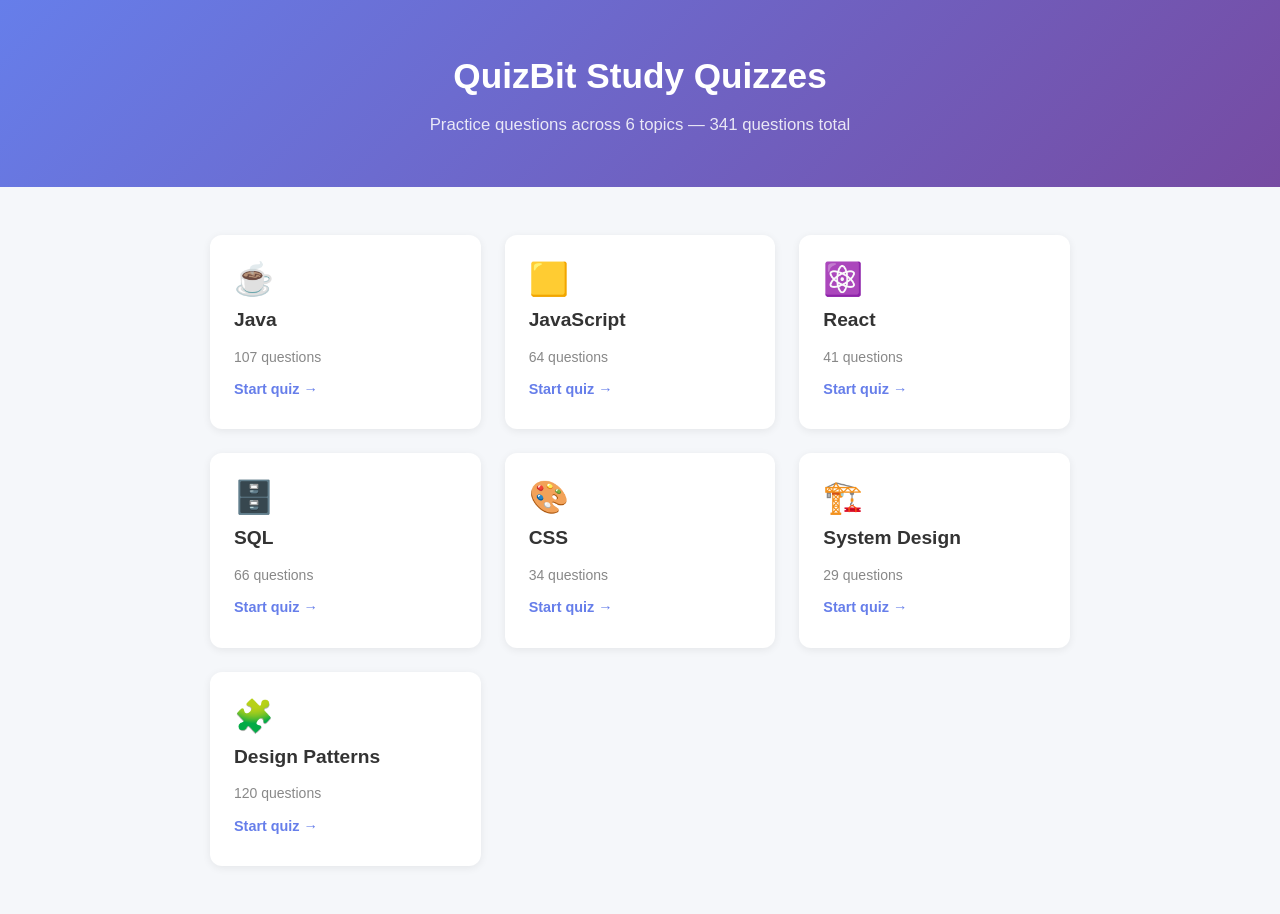
<file: index.html>
<!doctype html>
<html lang="en">
  <head>
    <meta charset="UTF-8" />
    <meta name="robots" content="noindex, nofollow" />
    <meta name="viewport" content="width=device-width, initial-scale=1.0" />
    <title>QuizBit Study Quizzes</title>
    <style>
      * {
        margin: 0;
        padding: 0;
        box-sizing: border-box;
      }

      body {
        font-family:
          -apple-system, BlinkMacSystemFont, "Segoe UI", Roboto,
          "Helvetica Neue", sans-serif;
        background: #f5f7fa;
        color: #333;
        line-height: 1.6;
      }

      header {
        background: linear-gradient(135deg, #667eea 0%, #764ba2 100%);
        color: white;
        padding: 48px 20px;
        text-align: center;
      }

      header h1 {
        font-size: 2.2rem;
        font-weight: 700;
        margin-bottom: 8px;
      }

      header p {
        font-size: 1.05rem;
        opacity: 0.85;
      }

      .container {
        max-width: 900px;
        margin: 48px auto;
        padding: 0 20px;
      }

      .grid {
        display: grid;
        grid-template-columns: repeat(auto-fill, minmax(260px, 1fr));
        gap: 24px;
      }

      .card {
        background: white;
        border-radius: 12px;
        padding: 28px 24px;
        box-shadow: 0 2px 8px rgba(0, 0, 0, 0.07);
        text-decoration: none;
        color: inherit;
        display: flex;
        flex-direction: column;
        gap: 10px;
        transition:
          transform 0.15s ease,
          box-shadow 0.15s ease;
      }

      .card:hover {
        transform: translateY(-3px);
        box-shadow: 0 6px 20px rgba(102, 126, 234, 0.2);
      }

      .card-icon {
        font-size: 2rem;
        line-height: 1;
      }

      .card-title {
        font-size: 1.2rem;
        font-weight: 600;
      }

      .card-count {
        font-size: 0.875rem;
        color: #888;
      }

      .card-arrow {
        margin-top: auto;
        color: #667eea;
        font-weight: 600;
        font-size: 0.9rem;
      }

      footer {
        text-align: center;
        padding: 32px 20px;
        color: #aaa;
        font-size: 0.85rem;
      }
    </style>
  </head>
  <body>
    <header>
      <h1>QuizBit Study Quizzes</h1>
      <p>Practice questions across 6 topics &mdash; 341 questions total</p>
    </header>

    <div class="container">
      <div class="grid">
        <a class="card" href="java/">
          <div class="card-icon">☕</div>
          <div class="card-title">Java</div>
          <div class="card-count">107 questions</div>
          <div class="card-arrow">Start quiz →</div>
        </a>

        <a class="card" href="javascript/">
          <div class="card-icon">🟨</div>
          <div class="card-title">JavaScript</div>
          <div class="card-count">64 questions</div>
          <div class="card-arrow">Start quiz →</div>
        </a>

        <a class="card" href="react/">
          <div class="card-icon">⚛️</div>
          <div class="card-title">React</div>
          <div class="card-count">41 questions</div>
          <div class="card-arrow">Start quiz →</div>
        </a>

        <a class="card" href="sql/">
          <div class="card-icon">🗄️</div>
          <div class="card-title">SQL</div>
          <div class="card-count">66 questions</div>
          <div class="card-arrow">Start quiz →</div>
        </a>

        <a class="card" href="css/">
          <div class="card-icon">🎨</div>
          <div class="card-title">CSS</div>
          <div class="card-count">34 questions</div>
          <div class="card-arrow">Start quiz →</div>
        </a>

        <a class="card" href="system-design/">
          <div class="card-icon">🏗️</div>
          <div class="card-title">System Design</div>
          <div class="card-count">29 questions</div>
          <div class="card-arrow">Start quiz →</div>
        </a>

        <a class="card" href="design-patterns/">
          <div class="card-icon">🧩</div>
          <div class="card-title">Design Patterns</div>
          <div class="card-count">120 questions</div>
          <div class="card-arrow">Start quiz →</div>
        </a>
      </div>
    </div>
  </body>
</html>
</file>
